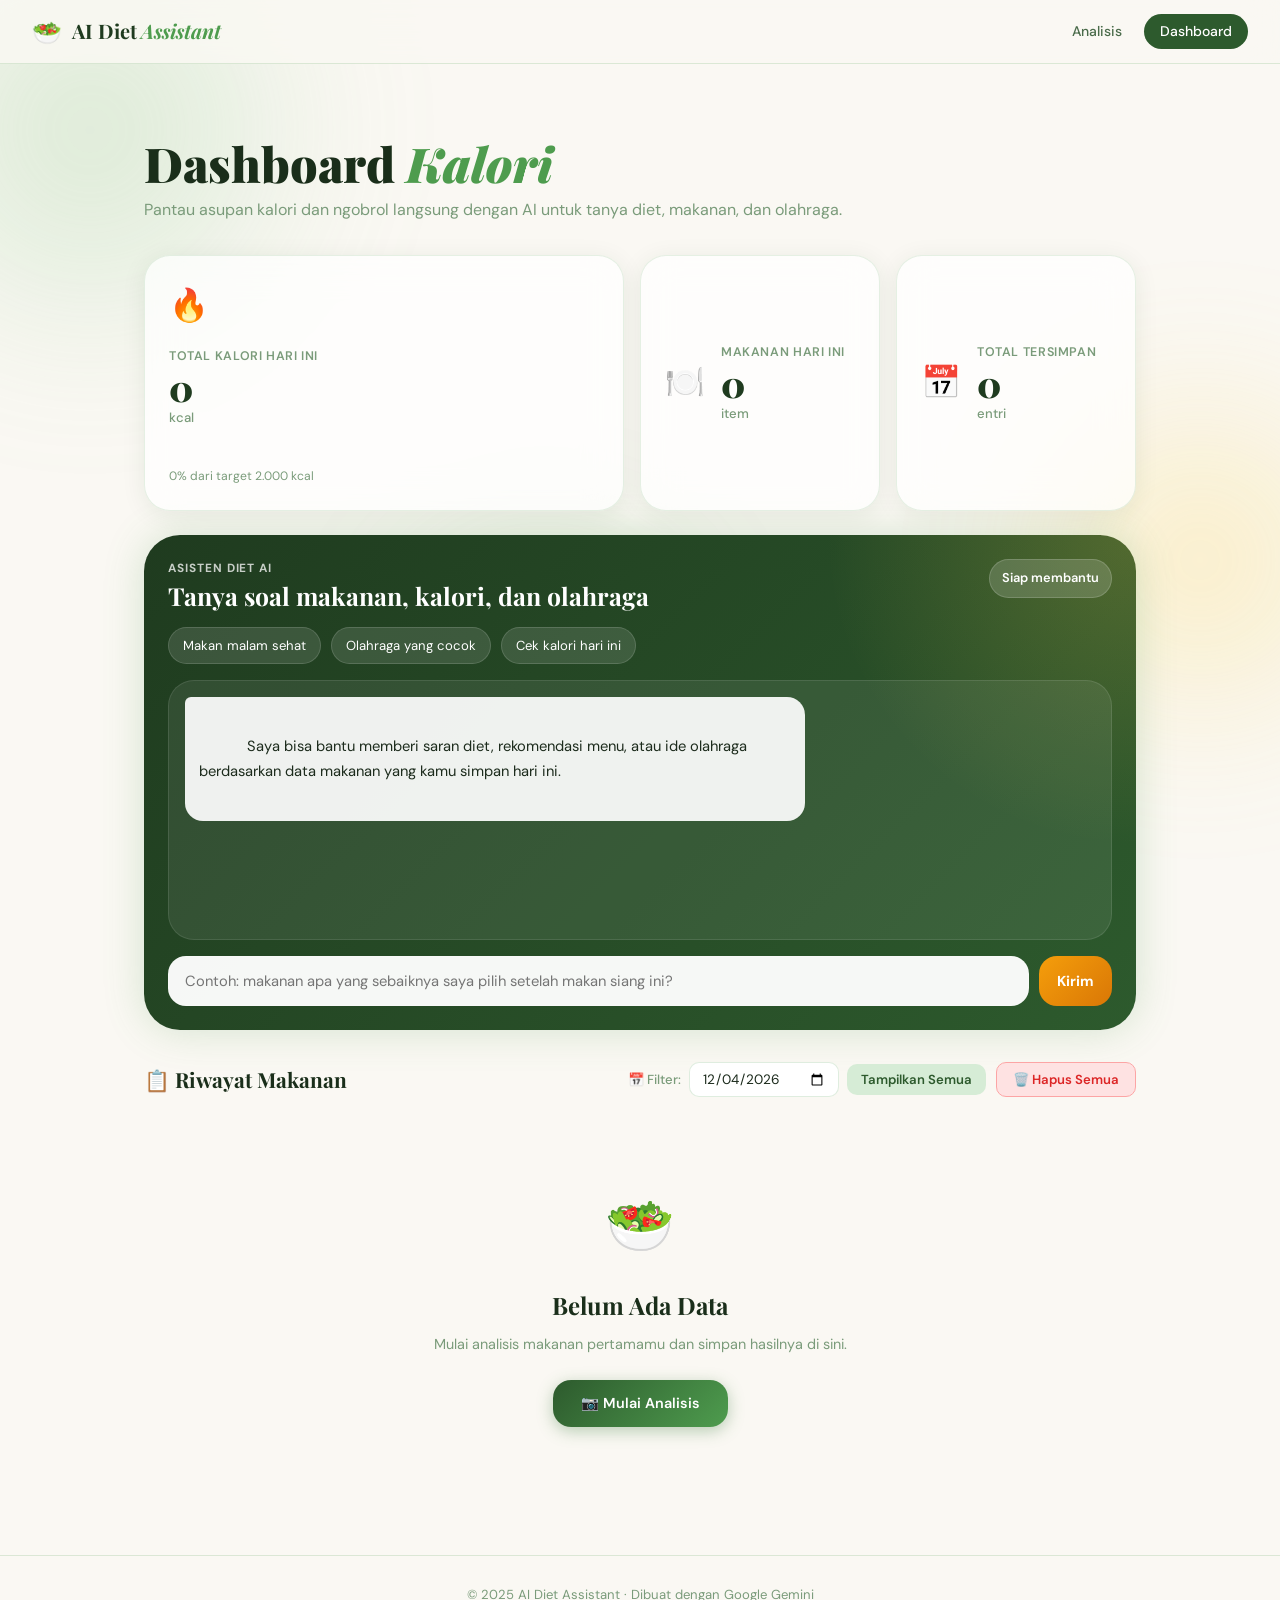
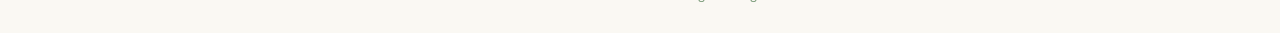
<file: dashboard.html>
<!DOCTYPE html>
<html lang="id">
<head>
  <meta charset="UTF-8" />
  <meta name="viewport" content="width=device-width, initial-scale=1.0" />
  <title>Dashboard - AI Diet Assistant</title>
  <link rel="preconnect" href="https://fonts.googleapis.com" />
  <link href="https://fonts.googleapis.com/css2?family=Playfair+Display:wght@700;900&family=DM+Sans:wght@300;400;500;600&display=swap" rel="stylesheet" />
  <link rel="stylesheet" href="style.css" />
</head>
<body>
  <div class="bg-blob blob-1"></div>
  <div class="bg-blob blob-2"></div>
  <div class="bg-blob blob-3"></div>

  <nav class="navbar">
    <div class="nav-brand">
      <span class="brand-icon">🥗</span>
      <span class="brand-name">AI Diet<em>Assistant</em></span>
    </div>
    <div class="nav-links">
      <a href="index.html" class="nav-link">Analisis</a>
      <a href="dashboard.html" class="nav-link active">Dashboard</a>
    </div>
  </nav>

  <main class="main-container dashboard-container">
    <header class="page-header">
      <h1 class="page-title">Dashboard <em>Kalori</em></h1>
      <p class="page-subtitle">Pantau asupan kalori dan ngobrol langsung dengan AI untuk tanya diet, makanan, dan olahraga.</p>
    </header>

    <div class="stats-row">
      <div class="stat-card stat-calories">
        <div class="stat-icon">🔥</div>
        <div class="stat-info">
          <div class="stat-label">Total Kalori Hari Ini</div>
          <div class="stat-value" id="todayCalories">0</div>
          <div class="stat-unit">kcal</div>
        </div>
        <div class="stat-bar-wrap">
          <div class="stat-bar" id="calorieProgress"></div>
          <div class="stat-bar-label" id="calorieProgressLabel">0% dari target 2000 kcal</div>
        </div>
      </div>

      <div class="stat-card stat-meals">
        <div class="stat-icon">🍽️</div>
        <div class="stat-info">
          <div class="stat-label">Makanan Hari Ini</div>
          <div class="stat-value" id="todayMeals">0</div>
          <div class="stat-unit">item</div>
        </div>
      </div>

      <div class="stat-card stat-streak">
        <div class="stat-icon">📅</div>
        <div class="stat-info">
          <div class="stat-label">Total Tersimpan</div>
          <div class="stat-value" id="totalEntries">0</div>
          <div class="stat-unit">entri</div>
        </div>
      </div>
    </div>

    <section class="ai-chat-panel" id="aiChatPanel">
      <div class="ai-chat-header">
        <div>
          <div class="ai-chat-eyebrow">Asisten Diet AI</div>
          <h2 class="ai-chat-title">Tanya soal makanan, kalori, dan olahraga</h2>
        </div>
        <div class="ai-chat-status" id="aiChatStatus">Siap membantu</div>
      </div>

      <div class="ai-chat-suggestions">
        <button class="chat-suggestion-chip" type="button" data-question="Berdasarkan makanan saya hari ini, apa rekomendasi makan malam yang lebih seimbang?">Makan malam sehat</button>
        <button class="chat-suggestion-chip" type="button" data-question="Olahraga apa yang cocok untuk membantu membakar kalori saya hari ini?">Olahraga yang cocok</button>
        <button class="chat-suggestion-chip" type="button" data-question="Apakah asupan kalori saya hari ini sudah berlebihan?">Cek kalori hari ini</button>
      </div>

      <div class="ai-chat-messages" id="aiChatMessages">
        <div class="chat-message assistant">
          <div class="chat-bubble">
            Saya bisa bantu memberi saran diet, rekomendasi menu, atau ide olahraga berdasarkan data makanan yang kamu simpan hari ini.
          </div>
        </div>
      </div>

      <div class="ai-chat-loading" id="aiChatLoading" hidden>
        <span class="spinner dark"></span> AI sedang menyiapkan jawaban...
      </div>

      <form class="ai-chat-form" id="aiChatForm">
        <input type="text" id="aiChatInput" class="ai-chat-input" placeholder="Contoh: makanan apa yang sebaiknya saya pilih setelah makan siang ini?" maxlength="300" />
        <button type="submit" class="btn-send-chat" id="sendChatBtn">Kirim</button>
      </form>
    </section>

    <div class="controls-bar">
      <div class="controls-left">
        <h2 class="section-title-sm">📋 Riwayat Makanan</h2>
      </div>
      <div class="controls-right">
        <div class="filter-group">
          <label class="filter-label">📅 Filter:</label>
          <input type="date" id="filterDate" class="filter-date" />
          <button class="btn-clear-filter" id="clearFilterBtn">Tampilkan Semua</button>
        </div>
        <button class="btn-danger" id="clearAllBtn">🗑️ Hapus Semua</button>
      </div>
    </div>

    <div class="empty-state" id="emptyState" hidden>
      <div class="empty-icon">🥗</div>
      <h3>Belum Ada Data</h3>
      <p>Mulai analisis makanan pertamamu dan simpan hasilnya di sini.</p>
      <a href="index.html" class="btn-goto-analyze">📷 Mulai Analisis</a>
    </div>

    <div class="history-grid" id="historyGrid"></div>

    <div class="modal-overlay" id="confirmModal" hidden>
      <div class="modal-box">
        <div class="modal-icon">⚠️</div>
        <h3>Hapus Semua Data?</h3>
        <p>Semua riwayat makanan akan dihapus permanen dan tidak dapat dikembalikan.</p>
        <div class="modal-actions">
          <button class="btn-modal-cancel" id="cancelDeleteBtn">Batal</button>
          <button class="btn-modal-confirm" id="confirmDeleteBtn">Ya, Hapus</button>
        </div>
      </div>
    </div>
  </main>

  <footer class="footer">
    <p>© 2025 AI Diet Assistant · Dibuat dengan Google Gemini</p>
  </footer>

  <script src="script.js"></script>
  <script src="dashboard.js"></script>
</body>
</html>
</file>
<file: style.css>
/* ============================================================
   AI DIET ASSISTANT — STYLESHEET
   Theme: Organic-Luxury · Warm Greens + Earthy Tones
   ============================================================ */

/* ── Reset & Base ── */
*, *::before, *::after { box-sizing: border-box; margin: 0; padding: 0; }

:root {
  --green-900: #1a2e1a;
  --green-800: #1f3b1f;
  --green-700: #2d5a2d;
  --green-600: #3d7a3d;
  --green-500: #4e9c4e;
  --green-400: #6ab56a;
  --green-300: #92cc92;
  --green-100: #d6ecd6;
  --green-50:  #f0f8f0;

  --amber-500: #d97706;
  --amber-400: #f59e0b;
  --amber-300: #fcd34d;
  --amber-100: #fef3c7;

  --red-500:   #dc2626;
  --red-100:   #fee2e2;

  --cream:     #faf8f3;
  --warm-gray: #f5f0e8;
  --text-dark: #1c2b1c;
  --text-mid:  #4a6b4a;
  --text-soft: #7a9b7a;
  --border:    rgba(77, 156, 77, 0.18);

  --card-bg:   rgba(255,255,255,0.72);
  --card-border: rgba(77,156,77,0.14);
  --glass-blur: blur(18px);

  --radius-sm: 10px;
  --radius-md: 18px;
  --radius-lg: 26px;
  --radius-xl: 36px;

  --shadow-soft: 0 4px 24px rgba(30,60,30,0.08);
  --shadow-card: 0 8px 40px rgba(30,60,30,0.12);
  --shadow-glow: 0 0 40px rgba(78,156,78,0.22);

  --font-display: 'Playfair Display', Georgia, serif;
  --font-body:    'DM Sans', system-ui, sans-serif;

  --transition: 0.28s cubic-bezier(0.4,0,0.2,1);
}

html { scroll-behavior: smooth; }

body {
  font-family: var(--font-body);
  background-color: var(--cream);
  color: var(--text-dark);
  min-height: 100vh;
  overflow-x: hidden;
  line-height: 1.6;
}

/* ── Ambient Blobs ── */
.bg-blob {
  position: fixed;
  border-radius: 50%;
  filter: blur(80px);
  pointer-events: none;
  z-index: 0;
  opacity: 0.38;
}
.blob-1 {
  width: 500px; height: 500px;
  background: radial-gradient(circle, #92cc92, transparent 70%);
  top: -120px; left: -160px;
  animation: blobFloat 14s ease-in-out infinite;
}
.blob-2 {
  width: 400px; height: 400px;
  background: radial-gradient(circle, #fcd34d, transparent 70%);
  top: 40%; right: -120px;
  animation: blobFloat 18s ease-in-out infinite reverse;
}
.blob-3 {
  width: 320px; height: 320px;
  background: radial-gradient(circle, #6ab56a, transparent 70%);
  bottom: 60px; left: 30%;
  animation: blobFloat 22s ease-in-out infinite;
}
@keyframes blobFloat {
  0%,100% { transform: translate(0,0) scale(1); }
  33%      { transform: translate(30px,-20px) scale(1.04); }
  66%      { transform: translate(-20px,30px) scale(0.97); }
}

/* ── Navbar ── */
.navbar {
  position: sticky; top: 0; z-index: 100;
  display: flex; align-items: center; justify-content: space-between;
  padding: 0 2rem;
  height: 64px;
  background: rgba(250,248,243,0.85);
  backdrop-filter: blur(16px);
  border-bottom: 1px solid var(--border);
}
.nav-brand {
  display: flex; align-items: center; gap: 10px;
  font-family: var(--font-display);
  font-size: 1.25rem;
  font-weight: 700;
  color: var(--green-800);
}
.nav-brand em { font-style: italic; color: var(--green-500); margin-left: 4px; }
.brand-icon { font-size: 1.5rem; }
.nav-links { display: flex; gap: 6px; }
.nav-link {
  padding: 6px 16px;
  border-radius: 50px;
  font-size: 0.875rem;
  font-weight: 500;
  color: var(--text-mid);
  text-decoration: none;
  transition: var(--transition);
}
.nav-link:hover { background: var(--green-100); color: var(--green-700); }
.nav-link.active {
  background: var(--green-700);
  color: #fff;
}

/* ── Main Container ── */
.main-container {
  position: relative; z-index: 1;
  max-width: 900px;
  margin: 0 auto;
  padding: 2.5rem 1.5rem 4rem;
}

/* ── Hero ── */
.hero {
  text-align: center;
  padding: 3rem 1rem 2rem;
}
.hero-badge {
  display: inline-block;
  background: var(--green-100);
  color: var(--green-700);
  border: 1px solid var(--green-300);
  border-radius: 50px;
  padding: 5px 16px;
  font-size: 0.8rem;
  font-weight: 600;
  letter-spacing: 0.04em;
  margin-bottom: 1.25rem;
}
.hero-title {
  font-family: var(--font-display);
  font-size: clamp(2.5rem, 6vw, 4rem);
  font-weight: 900;
  line-height: 1.12;
  color: var(--green-900);
  margin-bottom: 1rem;
}
.hero-title em {
  font-style: italic;
  color: var(--green-500);
}
.hero-subtitle {
  font-size: 1.05rem;
  color: var(--text-soft);
  max-width: 480px;
  margin: 0 auto;
  font-weight: 400;
}

/* ── API Key Card ── */
.apikey-card {
  background: var(--card-bg);
  backdrop-filter: var(--glass-blur);
  border: 1px solid var(--amber-300);
  border-radius: var(--radius-lg);
  padding: 1.75rem;
  margin: 1.5rem 0;
  text-align: center;
  box-shadow: var(--shadow-soft);
}
.apikey-icon { font-size: 2rem; margin-bottom: 0.5rem; }
.apikey-card h3 {
  font-family: var(--font-display);
  font-size: 1.2rem;
  color: var(--text-dark);
  margin-bottom: 0.4rem;
}
.apikey-card p { font-size: 0.88rem; color: var(--text-soft); margin-bottom: 1.1rem; }
.apikey-input-group {
  display: flex; gap: 8px;
  max-width: 480px;
  margin: 0 auto 0.75rem;
}
.apikey-input {
  flex: 1;
  padding: 10px 14px;
  border: 1.5px solid var(--border);
  border-radius: var(--radius-sm);
  font-family: var(--font-body);
  font-size: 0.9rem;
  background: rgba(255,255,255,0.9);
  color: var(--text-dark);
  outline: none;
  transition: var(--transition);
}
.apikey-input:focus { border-color: var(--green-500); box-shadow: 0 0 0 3px rgba(78,156,78,0.12); }
.btn-save-key {
  padding: 10px 20px;
  background: var(--green-700);
  color: #fff;
  border: none;
  border-radius: var(--radius-sm);
  font-family: var(--font-body);
  font-weight: 600;
  font-size: 0.9rem;
  cursor: pointer;
  transition: var(--transition);
}
.btn-save-key:hover { background: var(--green-600); }
.apikey-hint {
  font-size: 0.78rem;
  color: var(--text-soft);
  display: flex; align-items: center; justify-content: center; gap: 5px;
}
.apikey-saved { background: var(--green-50); border-color: var(--green-300); }
.apikey-saved .apikey-icon::after { content: ' ✓'; color: var(--green-500); }

/* ── Capture Section ── */
.capture-section { margin: 2rem 0; }
.capture-actions {
  display: flex;
  align-items: center;
  justify-content: center;
  gap: 1rem;
  flex-wrap: wrap;
}
.btn-capture {
  display: flex; flex-direction: column; align-items: center; gap: 10px;
  width: 170px; padding: 1.75rem 1rem;
  border: 2px dashed var(--green-300);
  border-radius: var(--radius-lg);
  background: var(--card-bg);
  backdrop-filter: var(--glass-blur);
  cursor: pointer;
  transition: var(--transition);
  font-family: var(--font-body);
  box-shadow: var(--shadow-soft);
}
.btn-capture:hover {
  border-color: var(--green-500);
  background: white;
  transform: translateY(-4px);
  box-shadow: var(--shadow-card);
}
.btn-icon { font-size: 2.2rem; }
.btn-label { font-size: 0.9rem; font-weight: 600; color: var(--text-mid); }
.capture-divider {
  color: var(--text-soft);
  font-size: 0.85rem;
  font-weight: 500;
  padding: 0 4px;
}

/* ── Camera Modal ── */
.camera-modal {
  display: none;
  position: fixed; inset: 0; z-index: 300;
  align-items: center; justify-content: center;
}
.camera-modal.active { display: flex; }
.camera-overlay {
  position: absolute; inset: 0;
  background: rgba(10,20,10,0.7);
  backdrop-filter: blur(6px);
}
.camera-container {
  position: relative; z-index: 1;
  background: var(--green-900);
  border-radius: var(--radius-xl);
  overflow: hidden;
  width: 90%;
  max-width: 520px;
  box-shadow: 0 24px 80px rgba(0,0,0,0.5);
}
.camera-header {
  display: flex; align-items: center; justify-content: space-between;
  padding: 14px 18px;
  background: rgba(255,255,255,0.06);
  font-size: 0.9rem; font-weight: 600; color: #fff;
}
.btn-close-camera {
  background: rgba(255,255,255,0.12);
  border: none; border-radius: 50%;
  width: 32px; height: 32px;
  color: #fff; font-size: 0.9rem;
  cursor: pointer; transition: var(--transition);
}
.btn-close-camera:hover { background: rgba(255,255,255,0.22); }
.camera-viewfinder {
  position: relative;
  aspect-ratio: 4/3;
  background: #000;
  overflow: hidden;
}
#cameraVideo {
  width: 100%; height: 100%;
  object-fit: cover;
}
.camera-frame {
  position: absolute; inset: 20px;
  pointer-events: none;
}
.frame-corner {
  position: absolute;
  width: 28px; height: 28px;
  border-color: rgba(255,255,255,0.8);
  border-style: solid;
}
.frame-corner.tl { top:0; left:0; border-width: 3px 0 0 3px; border-radius: 4px 0 0 0; }
.frame-corner.tr { top:0; right:0; border-width: 3px 3px 0 0; border-radius: 0 4px 0 0; }
.frame-corner.bl { bottom:0; left:0; border-width: 0 0 3px 3px; border-radius: 0 0 0 4px; }
.frame-corner.br { bottom:0; right:0; border-width: 0 3px 3px 0; border-radius: 0 0 4px 0; }
.camera-hint {
  position: absolute; bottom: 14px; left: 50%; transform: translateX(-50%);
  background: rgba(0,0,0,0.55);
  color: rgba(255,255,255,0.85);
  font-size: 0.75rem;
  padding: 5px 14px;
  border-radius: 50px;
  white-space: nowrap;
}
.btn-shutter {
  display: flex; align-items: center; justify-content: center;
  width: 72px; height: 72px;
  background: rgba(255,255,255,0.12);
  border: 3px solid rgba(255,255,255,0.7);
  border-radius: 50%;
  margin: 18px auto;
  cursor: pointer;
  transition: var(--transition);
}
.btn-shutter:hover { background: rgba(255,255,255,0.22); transform: scale(1.05); }
.btn-shutter:active { transform: scale(0.95); }
.shutter-inner {
  width: 52px; height: 52px;
  background: #fff;
  border-radius: 50%;
  transition: var(--transition);
}
.btn-shutter:active .shutter-inner { transform: scale(0.88); }

/* ── Permission Error ── */
.permission-error {
  display: flex; align-items: flex-start; gap: 14px;
  background: var(--red-100);
  border: 1px solid #fca5a5;
  border-radius: var(--radius-md);
  padding: 1.1rem 1.25rem;
  margin-top: 1rem;
}
.error-icon { font-size: 1.5rem; flex-shrink: 0; }
.permission-error strong { font-weight: 600; color: var(--red-500); }
.permission-error p { font-size: 0.85rem; color: #7f1d1d; margin-top: 3px; }
.btn-dismiss {
  margin-left: auto;
  background: none; border: none;
  color: #b91c1c;
  cursor: pointer; font-size: 1rem;
  flex-shrink: 0;
}

/* ── Analysis Section ── */
.analysis-section { margin: 2rem 0; }
.analysis-grid {
  display: grid;
  grid-template-columns: 1fr 1fr;
  gap: 1.25rem;
}
@media (max-width: 640px) {
  .analysis-grid { grid-template-columns: 1fr; }
}

/* ── Preview Card ── */
.preview-card, .result-card {
  background: var(--card-bg);
  backdrop-filter: var(--glass-blur);
  border: 1px solid var(--card-border);
  border-radius: var(--radius-lg);
  padding: 1.5rem;
  box-shadow: var(--shadow-card);
}
.card-label {
  font-size: 0.8rem;
  font-weight: 600;
  color: var(--text-soft);
  letter-spacing: 0.05em;
  text-transform: uppercase;
  margin-bottom: 1rem;
}
.preview-wrapper {
  position: relative;
  border-radius: var(--radius-md);
  overflow: hidden;
  margin-bottom: 1rem;
  aspect-ratio: 4/3;
  background: var(--warm-gray);
}
.preview-img {
  width: 100%; height: 100%;
  object-fit: cover;
  display: block;
}
.btn-retake {
  position: absolute; bottom: 10px; right: 10px;
  background: rgba(255,255,255,0.85);
  border: none;
  border-radius: 50px;
  padding: 6px 14px;
  font-size: 0.78rem;
  font-weight: 600;
  color: var(--text-mid);
  cursor: pointer;
  backdrop-filter: blur(8px);
  transition: var(--transition);
}
.btn-retake:hover { background: #fff; color: var(--green-700); }
.btn-analyze {
  width: 100%;
  padding: 13px;
  background: linear-gradient(135deg, var(--green-700), var(--green-500));
  color: #fff;
  border: none;
  border-radius: var(--radius-md);
  font-family: var(--font-body);
  font-size: 0.95rem;
  font-weight: 600;
  cursor: pointer;
  transition: var(--transition);
  box-shadow: 0 4px 16px rgba(61,122,61,0.35);
}
.btn-analyze:hover { transform: translateY(-2px); box-shadow: 0 8px 24px rgba(61,122,61,0.45); }
.btn-analyze:active { transform: translateY(0); }
.btn-analyze:disabled { opacity: 0.6; cursor: not-allowed; transform: none; }

/* ── Result Card ── */
.result-food {
  display: flex; align-items: center; gap: 14px;
  background: var(--green-50);
  border-radius: var(--radius-md);
  padding: 14px;
  margin-bottom: 1.25rem;
}
.result-food-icon { font-size: 2.4rem; }
.result-label { font-size: 0.74rem; font-weight: 600; color: var(--text-soft); text-transform: uppercase; letter-spacing: 0.05em; }
.result-food-name { font-family: var(--font-display); font-size: 1.25rem; font-weight: 700; color: var(--green-900); margin-top: 2px; }

.result-calories {
  background: linear-gradient(135deg, var(--green-800), var(--green-700));
  border-radius: var(--radius-md);
  padding: 1.1rem 1.25rem;
  margin-bottom: 1.25rem;
  color: #fff;
}
.calories-label { font-size: 0.78rem; font-weight: 600; opacity: 0.75; text-transform: uppercase; letter-spacing: 0.05em; margin-bottom: 4px; }
.calories-value {
  display: flex; align-items: baseline; gap: 4px;
  font-family: var(--font-display);
  font-size: 2rem;
  font-weight: 900;
  margin-bottom: 10px;
}
.cal-dash { font-size: 1.5rem; opacity: 0.7; }
.cal-unit { font-size: 0.9rem; font-weight: 500; opacity: 0.75; margin-left: 4px; align-self: flex-end; margin-bottom: 2px; }
.calories-bar-wrapper {
  height: 6px;
  background: rgba(255,255,255,0.18);
  border-radius: 50px;
  overflow: hidden;
}
.calories-bar {
  height: 100%;
  background: var(--amber-300);
  border-radius: 50px;
  width: 0;
  transition: width 1s cubic-bezier(0.4,0,0.2,1);
}

.result-recommendation {
  background: var(--amber-100);
  border-left: 3px solid var(--amber-400);
  border-radius: 0 var(--radius-sm) var(--radius-sm) 0;
  padding: 1rem 1rem 1rem 1.1rem;
  margin-bottom: 1.1rem;
}
.rec-header { font-size: 0.8rem; font-weight: 700; color: var(--amber-500); text-transform: uppercase; letter-spacing: 0.04em; margin-bottom: 5px; }
.rec-text { font-size: 0.9rem; color: #78350f; line-height: 1.6; }

.result-disclaimer {
  font-size: 0.75rem;
  color: var(--text-soft);
  background: var(--warm-gray);
  border-radius: var(--radius-sm);
  padding: 8px 12px;
  margin-bottom: 1.1rem;
  line-height: 1.5;
}

.btn-save {
  width: 100%;
  padding: 12px;
  background: white;
  border: 2px solid var(--green-400);
  border-radius: var(--radius-md);
  font-family: var(--font-body);
  font-size: 0.9rem;
  font-weight: 600;
  color: var(--green-700);
  cursor: pointer;
  transition: var(--transition);
}
.btn-save:hover { background: var(--green-50); border-color: var(--green-600); }
.save-success {
  text-align: center;
  font-size: 0.85rem;
  font-weight: 600;
  color: var(--green-600);
  margin-top: 8px;
  animation: fadeIn 0.3s ease;
}

/* ── Analysis Error ── */
.analysis-error {
  display: flex; align-items: flex-start; gap: 14px;
  background: var(--red-100);
  border: 1px solid #fca5a5;
  border-radius: var(--radius-md);
  padding: 1.25rem;
  margin-top: 1rem;
}
.error-icon-lg { font-size: 2rem; flex-shrink: 0; }
.analysis-error strong { font-size: 0.95rem; font-weight: 600; color: var(--red-500); }
.analysis-error p { font-size: 0.85rem; color: #7f1d1d; margin-top: 3px; }
.btn-retry {
  margin-left: auto;
  padding: 8px 16px;
  background: var(--red-500);
  color: #fff;
  border: none;
  border-radius: var(--radius-sm);
  font-family: var(--font-body);
  font-size: 0.85rem;
  font-weight: 600;
  cursor: pointer;
  flex-shrink: 0;
  transition: var(--transition);
}
.btn-retry:hover { background: #b91c1c; }

/* ── How It Works ── */
.howto-section { margin: 4rem 0 1rem; }
.section-title {
  font-family: var(--font-display);
  font-size: 1.8rem;
  font-weight: 700;
  color: var(--green-900);
  margin-bottom: 1.75rem;
  text-align: center;
}
.steps-grid {
  display: grid;
  grid-template-columns: repeat(3, 1fr);
  gap: 1.1rem;
}
@media (max-width: 640px) {
  .steps-grid { grid-template-columns: 1fr; }
}
.step-card {
  background: var(--card-bg);
  backdrop-filter: var(--glass-blur);
  border: 1px solid var(--card-border);
  border-radius: var(--radius-lg);
  padding: 1.5rem;
  position: relative;
  overflow: hidden;
  box-shadow: var(--shadow-soft);
  transition: var(--transition);
}
.step-card:hover { transform: translateY(-4px); box-shadow: var(--shadow-card); }
.step-num {
  position: absolute; top: 14px; right: 16px;
  font-size: 2.5rem;
  font-weight: 900;
  font-family: var(--font-display);
  color: var(--green-100);
}
.step-icon { font-size: 2rem; margin-bottom: 0.75rem; }
.step-card h3 {
  font-family: var(--font-display);
  font-size: 1.1rem;
  font-weight: 700;
  color: var(--green-900);
  margin-bottom: 0.4rem;
}
.step-card p { font-size: 0.85rem; color: var(--text-soft); line-height: 1.6; }

/* ── Spinner ── */
.spinner {
  display: inline-block;
  width: 14px; height: 14px;
  border: 2px solid rgba(255,255,255,0.35);
  border-top-color: #fff;
  border-radius: 50%;
  animation: spin 0.7s linear infinite;
  vertical-align: middle;
  margin-right: 4px;
}
.spinner.dark {
  border-color: rgba(45,90,45,0.25);
  border-top-color: var(--green-700);
}
@keyframes spin { to { transform: rotate(360deg); } }

/* ── Footer ── */
.footer {
  position: relative; z-index: 1;
  text-align: center;
  padding: 1.75rem;
  font-size: 0.82rem;
  color: var(--text-soft);
  border-top: 1px solid var(--border);
}

/* ================================================================
   DASHBOARD STYLES
   ================================================================ */

.dashboard-container { max-width: 1040px; }

.page-header {
  margin-bottom: 2rem;
  padding-top: 2rem;
}
.page-title {
  font-family: var(--font-display);
  font-size: clamp(2rem, 5vw, 3rem);
  font-weight: 900;
  color: var(--green-900);
  line-height: 1.15;
}
.page-title em { font-style: italic; color: var(--green-500); }
.page-subtitle { color: var(--text-soft); font-size: 1rem; margin-top: 6px; }

/* Stats Row */
.stats-row {
  display: grid;
  grid-template-columns: 2fr 1fr 1fr;
  gap: 1rem;
  margin-bottom: 1.5rem;
}
@media (max-width: 640px) { .stats-row { grid-template-columns: 1fr; } }

.stat-card {
  background: var(--card-bg);
  backdrop-filter: var(--glass-blur);
  border: 1px solid var(--card-border);
  border-radius: var(--radius-lg);
  padding: 1.5rem;
  box-shadow: var(--shadow-soft);
  display: flex;
  align-items: center;
  gap: 1rem;
  flex-wrap: wrap;
}
.stat-calories { flex-direction: column; align-items: flex-start; }
.stat-icon { font-size: 2rem; }
.stat-label { font-size: 0.78rem; font-weight: 600; color: var(--text-soft); text-transform: uppercase; letter-spacing: 0.05em; }
.stat-value {
  font-family: var(--font-display);
  font-size: 2.25rem;
  font-weight: 900;
  color: var(--green-800);
  line-height: 1;
  margin: 2px 0;
}
.stat-unit { font-size: 0.82rem; color: var(--text-soft); font-weight: 500; }
.stat-bar-wrap { width: 100%; margin-top: 10px; }
.stat-bar {
  height: 8px;
  background: linear-gradient(90deg, var(--green-500), var(--amber-400));
  border-radius: 50px;
  width: 0;
  transition: width 1.2s cubic-bezier(0.4,0,0.2,1);
}
.stat-bar-label { font-size: 0.76rem; color: var(--text-soft); margin-top: 5px; }

/* AI Recommendation Banner */
.ai-rec-banner {
  background: linear-gradient(135deg, var(--green-800) 0%, var(--green-700) 100%);
  border-radius: var(--radius-lg);
  padding: 1.5rem;
  margin-bottom: 2rem;
  color: #fff;
  box-shadow: var(--shadow-glow);
}
.ai-rec-header {
  display: flex; align-items: center; gap: 10px;
  margin-bottom: 0.875rem;
}
.ai-rec-icon { font-size: 1.3rem; }
.ai-rec-title { font-weight: 700; font-size: 0.9rem; text-transform: uppercase; letter-spacing: 0.06em; opacity: 0.9; }
.btn-refresh-rec {
  margin-left: auto;
  background: rgba(255,255,255,0.15);
  border: none;
  border-radius: 50%;
  width: 32px; height: 32px;
  font-size: 1.1rem;
  color: #fff;
  cursor: pointer;
  transition: var(--transition);
  display: flex; align-items: center; justify-content: center;
}
.btn-refresh-rec:hover { background: rgba(255,255,255,0.25); transform: rotate(180deg); }
.ai-rec-loading { display: flex; align-items: center; gap: 8px; opacity: 0.8; font-size: 0.9rem; }
.ai-rec-text { font-size: 0.95rem; line-height: 1.7; opacity: 0.92; }

/* Controls Bar */
.controls-bar {
  display: flex;
  align-items: center;
  justify-content: space-between;
  gap: 1rem;
  flex-wrap: wrap;
  margin-bottom: 1.25rem;
}
.section-title-sm {
  font-family: var(--font-display);
  font-size: 1.3rem;
  font-weight: 700;
  color: var(--green-900);
}
.controls-right { display: flex; align-items: center; gap: 10px; flex-wrap: wrap; }
.filter-group { display: flex; align-items: center; gap: 8px; }
.filter-label { font-size: 0.82rem; color: var(--text-soft); font-weight: 500; }
.filter-date {
  padding: 7px 12px;
  border: 1.5px solid var(--border);
  border-radius: var(--radius-sm);
  font-family: var(--font-body);
  font-size: 0.85rem;
  color: var(--text-dark);
  background: white;
  outline: none;
  transition: var(--transition);
}
.filter-date:focus { border-color: var(--green-500); }
.btn-clear-filter {
  padding: 7px 14px;
  background: var(--green-100);
  border: none;
  border-radius: var(--radius-sm);
  font-family: var(--font-body);
  font-size: 0.82rem;
  color: var(--green-700);
  font-weight: 600;
  cursor: pointer;
  transition: var(--transition);
}
.btn-clear-filter:hover { background: var(--green-200, #c3e0c3); }
.btn-danger {
  padding: 8px 16px;
  background: var(--red-100);
  border: 1px solid #fca5a5;
  border-radius: var(--radius-sm);
  font-family: var(--font-body);
  font-size: 0.82rem;
  color: var(--red-500);
  font-weight: 600;
  cursor: pointer;
  transition: var(--transition);
}
.btn-danger:hover { background: var(--red-500); color: #fff; border-color: var(--red-500); }

/* History Grid */
.history-grid {
  display: grid;
  grid-template-columns: repeat(auto-fill, minmax(230px, 1fr));
  gap: 1rem;
}
.history-card {
  background: var(--card-bg);
  backdrop-filter: var(--glass-blur);
  border: 1px solid var(--card-border);
  border-radius: var(--radius-lg);
  overflow: hidden;
  box-shadow: var(--shadow-soft);
  transition: var(--transition);
  animation: cardIn 0.4s ease both;
}
@keyframes cardIn {
  from { opacity: 0; transform: translateY(16px) scale(0.97); }
  to   { opacity: 1; transform: none; }
}
.history-card:hover { transform: translateY(-4px); box-shadow: var(--shadow-card); }
.history-card-img {
  width: 100%; aspect-ratio: 4/3;
  object-fit: cover;
  display: block;
}
.history-card-body { padding: 1rem; }
.history-card-date {
  font-size: 0.72rem;
  color: var(--text-soft);
  font-weight: 600;
  text-transform: uppercase;
  letter-spacing: 0.04em;
  margin-bottom: 4px;
}
.history-card-name {
  font-family: var(--font-display);
  font-size: 1.05rem;
  font-weight: 700;
  color: var(--green-900);
  margin-bottom: 8px;
  line-height: 1.3;
}
.history-card-calories {
  display: inline-flex;
  align-items: center;
  gap: 5px;
  background: linear-gradient(135deg, var(--green-800), var(--green-600));
  color: #fff;
  padding: 4px 10px;
  border-radius: 50px;
  font-size: 0.8rem;
  font-weight: 700;
}
.history-card-footer {
  display: flex; align-items: center; justify-content: flex-end;
  padding: 8px 1rem;
  border-top: 1px solid var(--border);
}
.btn-delete-entry {
  background: none; border: none;
  color: var(--text-soft);
  font-size: 0.8rem;
  cursor: pointer;
  padding: 4px 8px;
  border-radius: var(--radius-sm);
  transition: var(--transition);
}
.btn-delete-entry:hover { color: var(--red-500); background: var(--red-100); }

/* Empty State */
.empty-state {
  text-align: center;
  padding: 4rem 2rem;
}
.empty-icon { font-size: 3.5rem; margin-bottom: 1rem; }
.empty-state h3 {
  font-family: var(--font-display);
  font-size: 1.5rem;
  color: var(--green-900);
  margin-bottom: 0.5rem;
}
.empty-state p { color: var(--text-soft); font-size: 0.9rem; margin-bottom: 1.5rem; }
.btn-goto-analyze {
  display: inline-block;
  padding: 12px 28px;
  background: linear-gradient(135deg, var(--green-700), var(--green-500));
  color: #fff;
  border-radius: var(--radius-md);
  text-decoration: none;
  font-weight: 600;
  font-size: 0.9rem;
  transition: var(--transition);
  box-shadow: 0 4px 16px rgba(61,122,61,0.35);
}
.btn-goto-analyze:hover { transform: translateY(-2px); box-shadow: 0 8px 24px rgba(61,122,61,0.45); }

/* Modal */
.modal-overlay {
  position: fixed; inset: 0; z-index: 500;
  background: rgba(10,20,10,0.55);
  backdrop-filter: blur(6px);
  display: flex; align-items: center; justify-content: center;
}
.modal-overlay[hidden] { display: none; }
.modal-box {
  background: #fff;
  border-radius: var(--radius-xl);
  padding: 2.5rem;
  max-width: 380px; width: 90%;
  text-align: center;
  box-shadow: 0 24px 80px rgba(0,0,0,0.25);
  animation: modalIn 0.3s cubic-bezier(0.34,1.56,0.64,1);
}
@keyframes modalIn {
  from { opacity: 0; transform: scale(0.85) translateY(20px); }
  to   { opacity: 1; transform: none; }
}
.modal-icon { font-size: 3rem; margin-bottom: 0.75rem; }
.modal-box h3 { font-family: var(--font-display); font-size: 1.4rem; margin-bottom: 0.5rem; color: var(--text-dark); }
.modal-box p { font-size: 0.9rem; color: var(--text-soft); margin-bottom: 1.5rem; line-height: 1.6; }
.modal-actions { display: flex; gap: 10px; }
.btn-modal-cancel, .btn-modal-confirm {
  flex: 1; padding: 12px;
  border-radius: var(--radius-md);
  font-family: var(--font-body);
  font-weight: 600; font-size: 0.9rem;
  cursor: pointer; transition: var(--transition); border: none;
}
.btn-modal-cancel { background: var(--warm-gray); color: var(--text-mid); }
.btn-modal-cancel:hover { background: #e8e0d0; }
.btn-modal-confirm { background: var(--red-500); color: #fff; }
.btn-modal-confirm:hover { background: #b91c1c; }

/* Utility */
@keyframes fadeIn {
  from { opacity: 0; transform: translateY(4px); }
  to   { opacity: 1; transform: none; }
}
[hidden] { display: none !important; }

/* Dashboard Chat */
.ai-chat-panel {
  background:
    radial-gradient(circle at top right, rgba(252,211,77,0.2), transparent 28%),
    linear-gradient(135deg, var(--green-800) 0%, var(--green-700) 100%);
  border-radius: var(--radius-xl);
  padding: 1.5rem;
  margin-bottom: 2rem;
  color: #fff;
  box-shadow: var(--shadow-glow);
}
.ai-chat-header {
  display: flex;
  align-items: flex-start;
  justify-content: space-between;
  gap: 1rem;
  margin-bottom: 1rem;
}
.ai-chat-eyebrow {
  font-size: 0.74rem;
  font-weight: 700;
  text-transform: uppercase;
  letter-spacing: 0.08em;
  opacity: 0.75;
  margin-bottom: 4px;
}
.ai-chat-title {
  font-family: var(--font-display);
  font-size: 1.55rem;
  line-height: 1.15;
}
.ai-chat-status {
  background: rgba(255,255,255,0.16);
  border: 1px solid rgba(255,255,255,0.16);
  border-radius: 999px;
  padding: 8px 12px;
  font-size: 0.8rem;
  font-weight: 600;
  white-space: nowrap;
}
.ai-chat-suggestions {
  display: flex;
  gap: 10px;
  flex-wrap: wrap;
  margin-bottom: 1rem;
}
.chat-suggestion-chip {
  background: rgba(255,255,255,0.12);
  color: #fff;
  border: 1px solid rgba(255,255,255,0.14);
  border-radius: 999px;
  padding: 9px 14px;
  font-family: var(--font-body);
  font-size: 0.82rem;
  cursor: pointer;
  transition: var(--transition);
}
.chat-suggestion-chip:hover {
  background: rgba(255,255,255,0.2);
  transform: translateY(-1px);
}
.ai-chat-messages {
  background: rgba(255,255,255,0.08);
  border: 1px solid rgba(255,255,255,0.1);
  border-radius: var(--radius-lg);
  padding: 1rem;
  min-height: 260px;
  max-height: 420px;
  overflow-y: auto;
  display: flex;
  flex-direction: column;
  gap: 12px;
}
.chat-message {
  display: flex;
}
.chat-message.user {
  justify-content: flex-end;
}
.chat-bubble {
  max-width: min(85%, 620px);
  padding: 12px 14px;
  border-radius: 18px;
  font-size: 0.92rem;
  line-height: 1.7;
  white-space: pre-wrap;
}
.chat-message.assistant .chat-bubble {
  background: rgba(255,255,255,0.92);
  color: var(--text-dark);
  border-top-left-radius: 6px;
}
.chat-message.user .chat-bubble {
  background: linear-gradient(135deg, rgba(252,211,77,0.95), rgba(245,158,11,0.92));
  color: #4a2b00;
  border-top-right-radius: 6px;
  font-weight: 500;
}
.ai-chat-loading {
  display: flex;
  align-items: center;
  gap: 8px;
  font-size: 0.88rem;
  color: rgba(255,255,255,0.88);
  margin-top: 0.9rem;
}
.ai-chat-form {
  display: grid;
  grid-template-columns: 1fr auto;
  gap: 10px;
  margin-top: 1rem;
}
.ai-chat-input {
  width: 100%;
  padding: 14px 16px;
  border: 1.5px solid rgba(255,255,255,0.14);
  border-radius: 18px;
  background: rgba(255,255,255,0.96);
  color: var(--text-dark);
  font-family: var(--font-body);
  font-size: 0.92rem;
  outline: none;
  transition: var(--transition);
}
.ai-chat-input:focus {
  border-color: var(--amber-300);
  box-shadow: 0 0 0 4px rgba(252,211,77,0.16);
}
.btn-send-chat {
  padding: 0 18px;
  border: none;
  border-radius: 18px;
  background: linear-gradient(135deg, var(--amber-400), var(--amber-500));
  color: #fff;
  font-family: var(--font-body);
  font-size: 0.9rem;
  font-weight: 700;
  cursor: pointer;
  transition: var(--transition);
}
.btn-send-chat:hover {
  transform: translateY(-1px);
  box-shadow: 0 10px 24px rgba(217,119,6,0.3);
}
.btn-send-chat:disabled {
  opacity: 0.6;
  cursor: not-allowed;
  transform: none;
  box-shadow: none;
}
@media (max-width: 640px) {
  .ai-chat-header {
    flex-direction: column;
  }
  .ai-chat-status {
    white-space: normal;
  }
  .ai-chat-form {
    grid-template-columns: 1fr;
  }
  .chat-bubble {
    max-width: 100%;
  }
}
</file>
